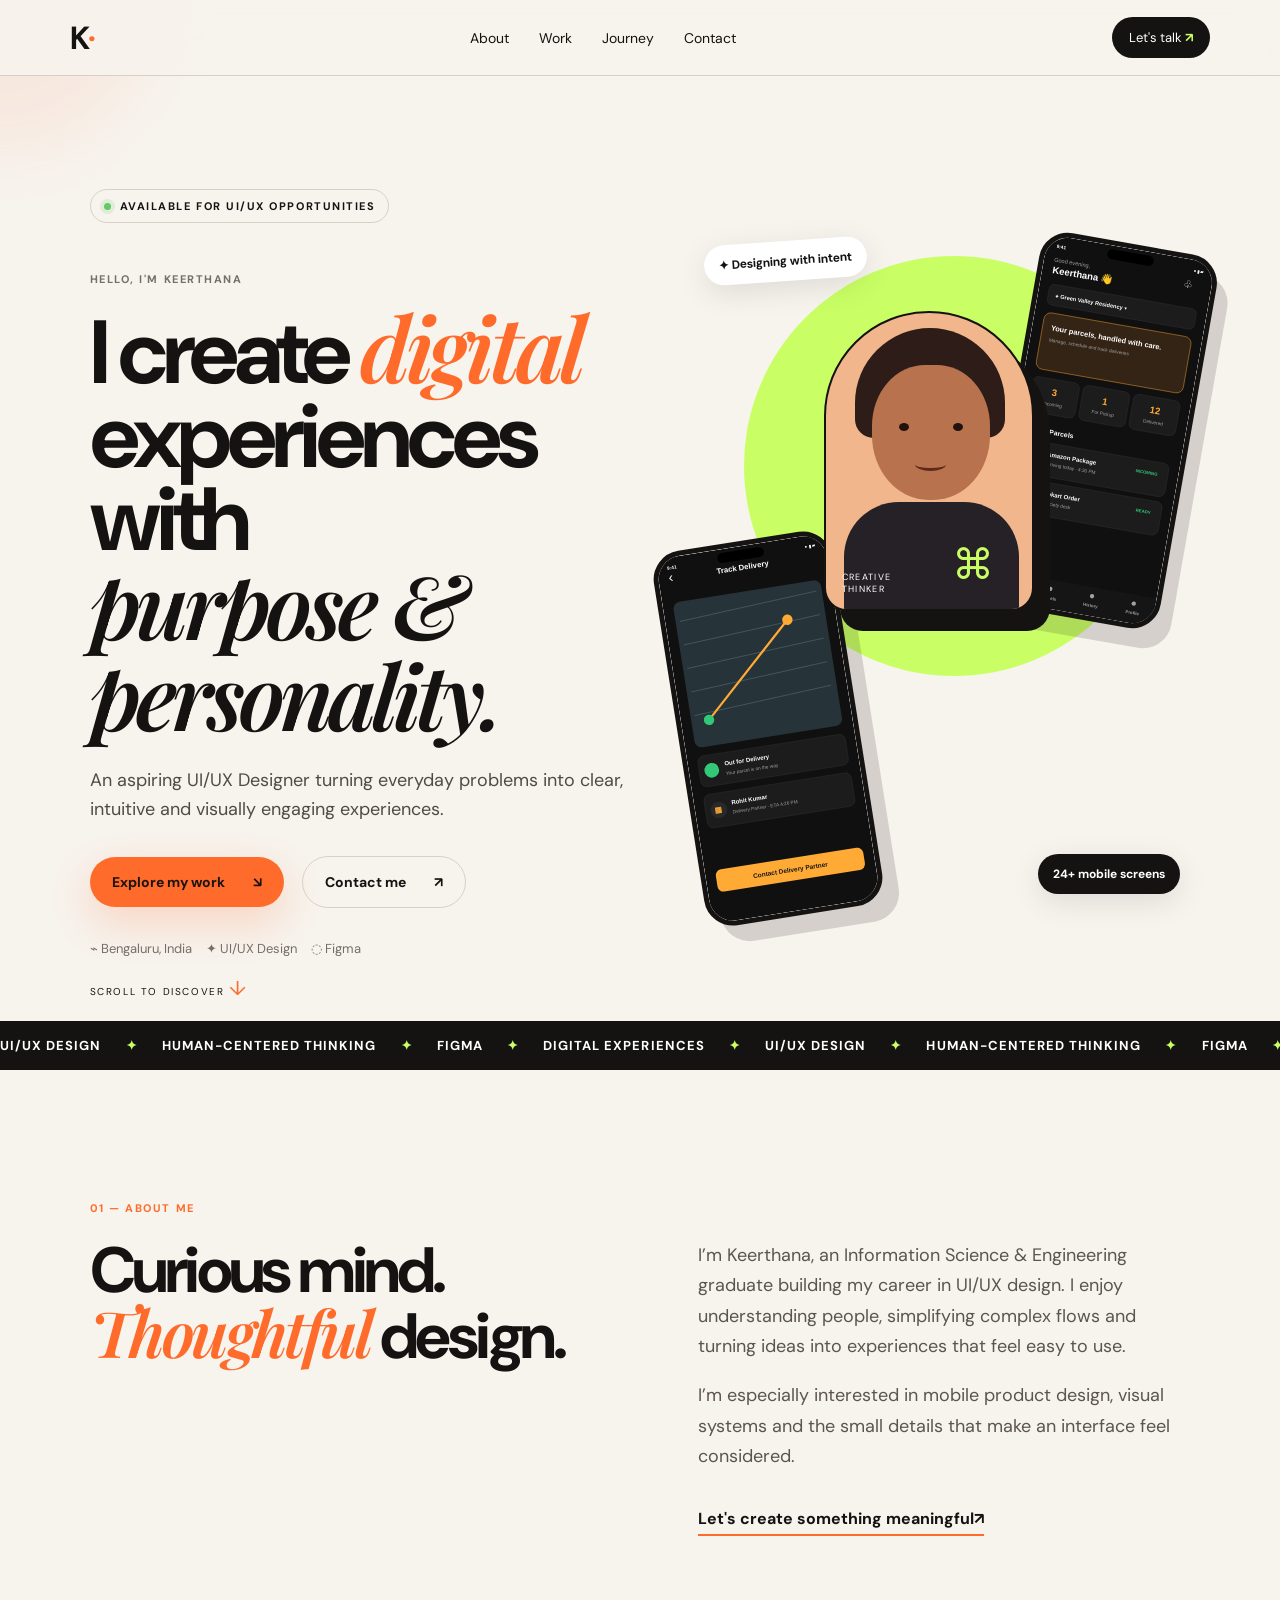
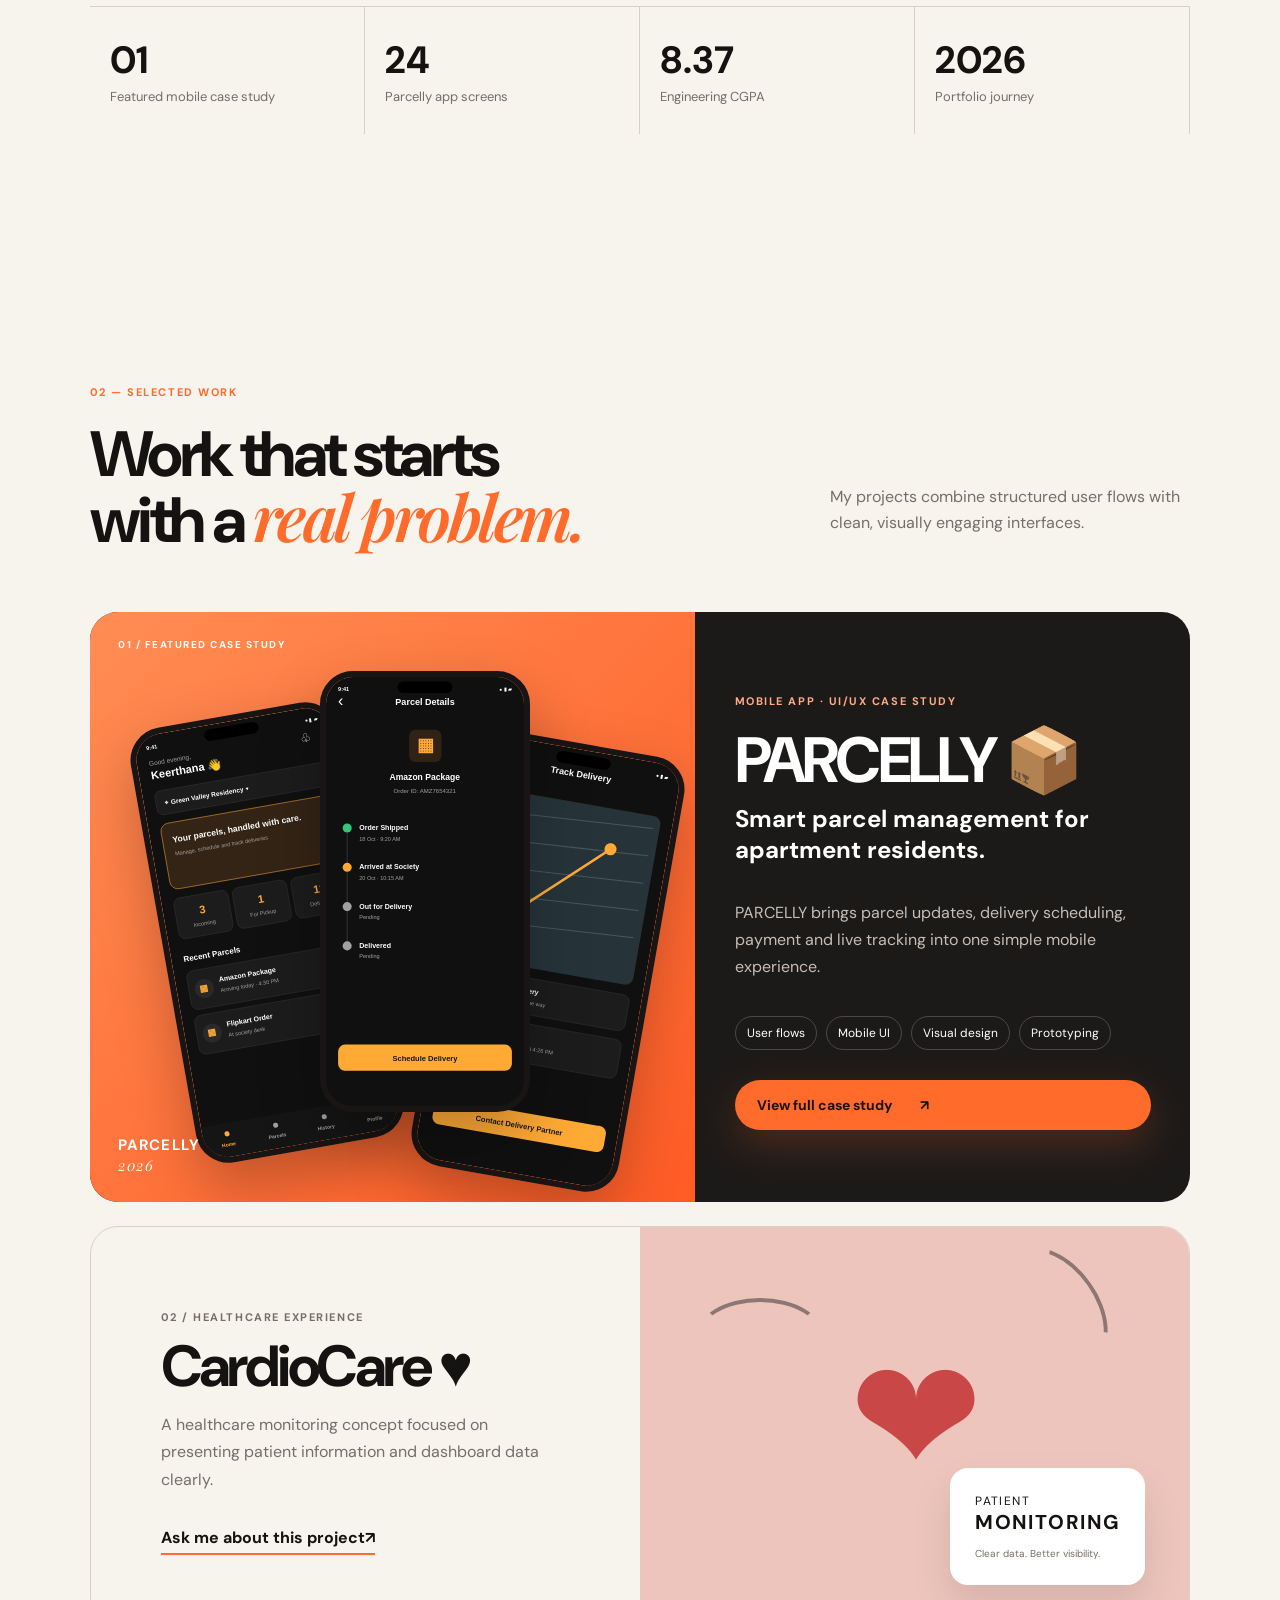
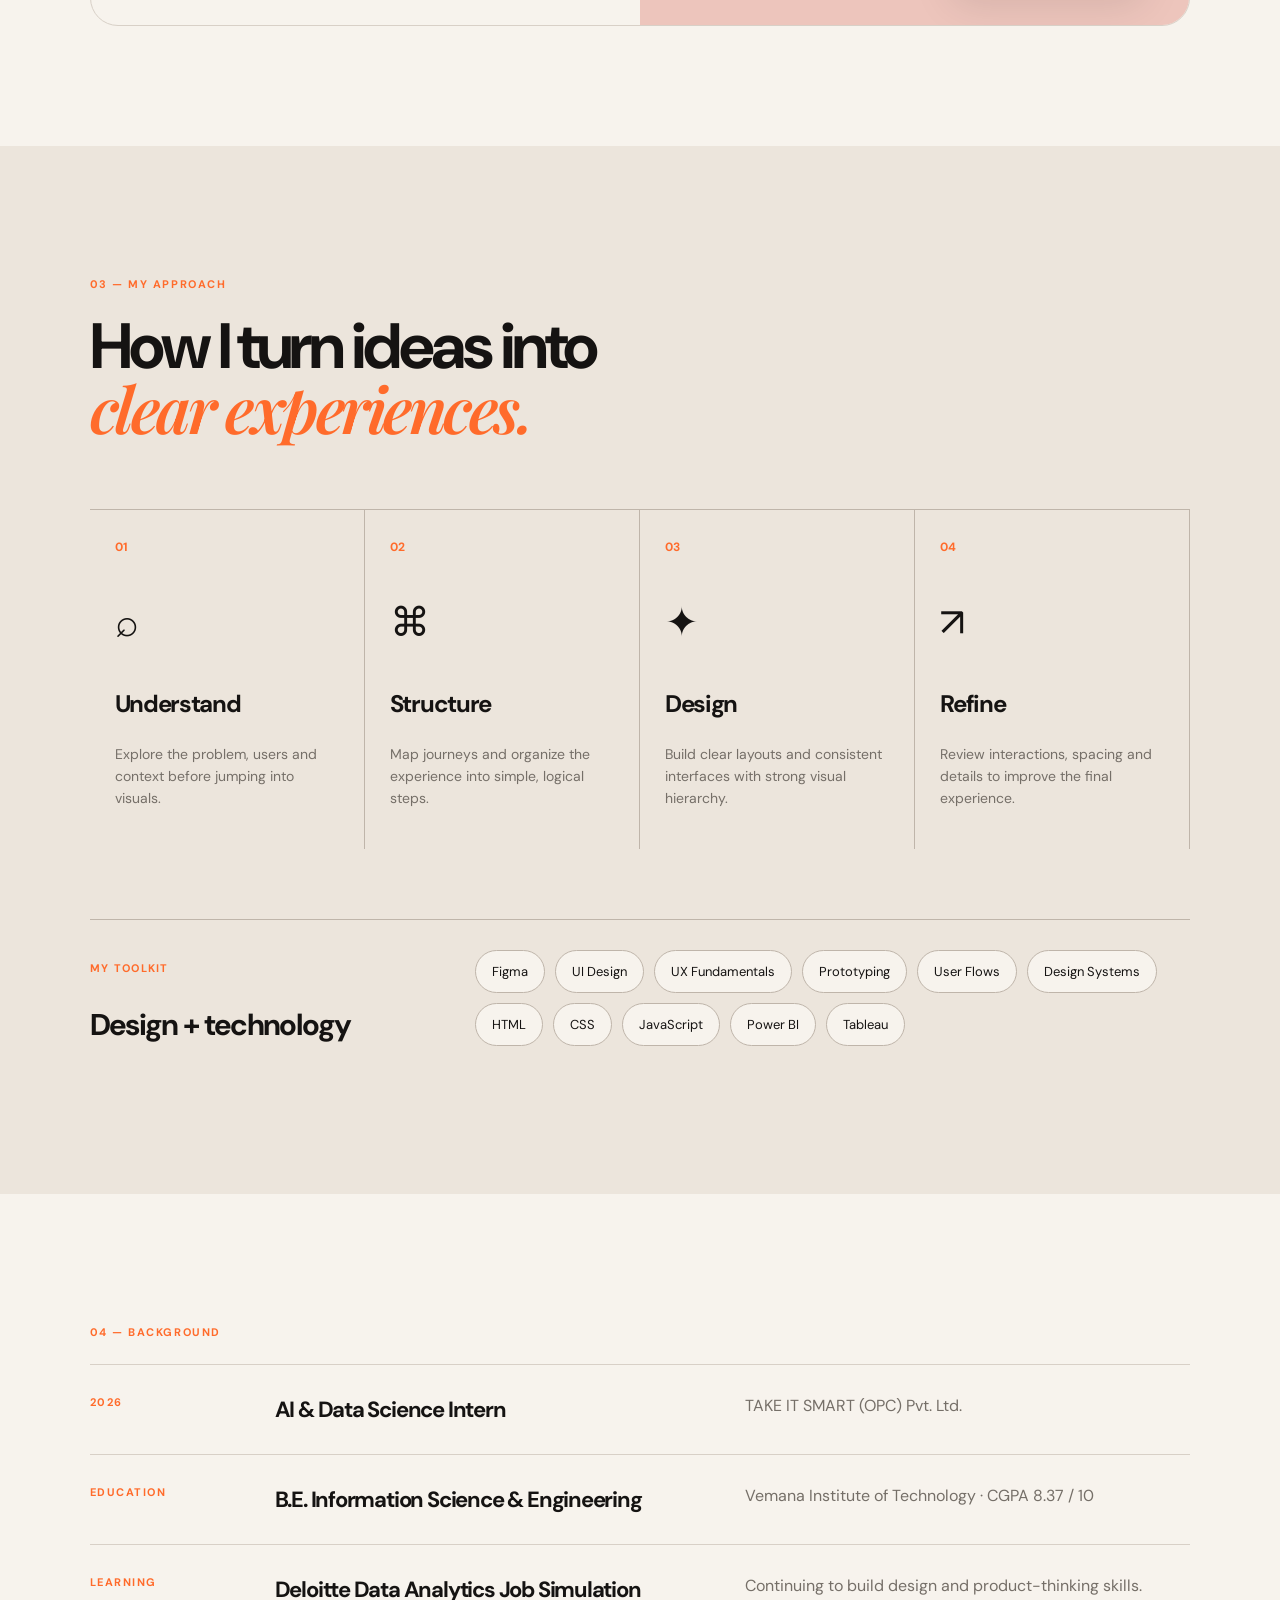
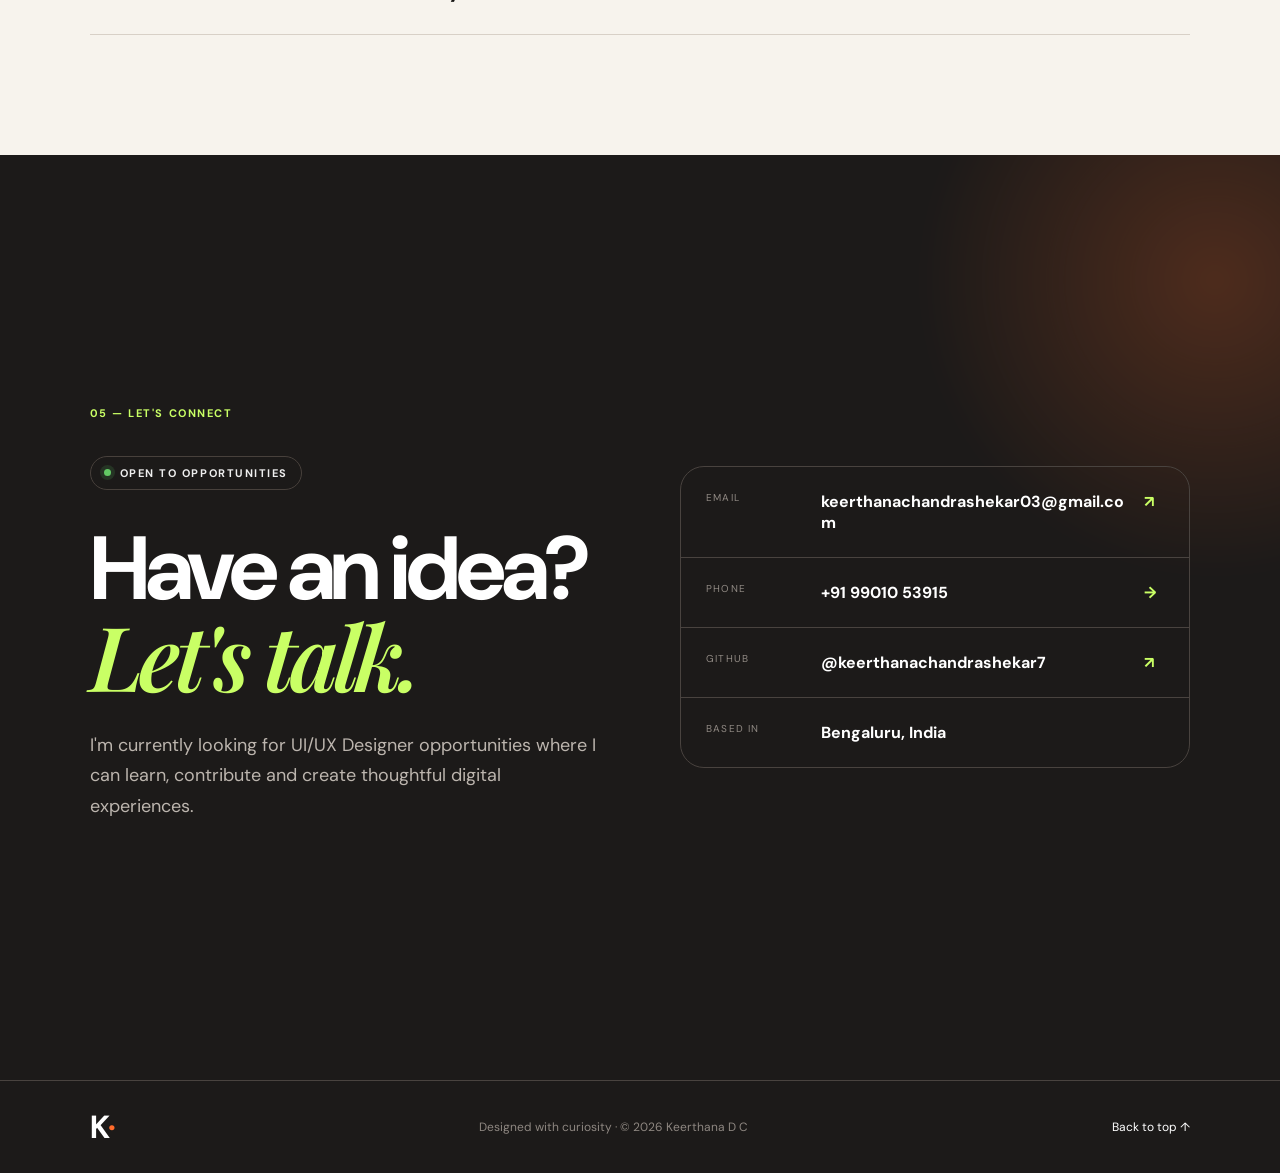
<file: index.html>
<!doctype html><html lang="en"><head><meta charset="utf-8"><meta name="viewport" content="width=device-width,initial-scale=1"><meta name="description" content="Keerthana D C — UI/UX Designer portfolio"><title>Keerthana D C — UI/UX Designer</title><link rel="preconnect" href="https://fonts.googleapis.com"><link rel="preconnect" href="https://fonts.gstatic.com" crossorigin><link href="https://fonts.googleapis.com/css2?family=DM+Sans:wght@400;500;600;700&family=Playfair+Display:ital,wght@0,600;0,700;1,600;1,700&display=swap" rel="stylesheet"><link rel="stylesheet" href="style.css"></head><body>
<div class="cursor-glow"></div>
<header><a class="logo" href="#home">K<span>·</span></a><nav><a href="#about">About</a><a href="#work">Work</a><a href="#journey">Journey</a><a href="#contact">Contact</a></nav><a class="header-cta" href="#contact">Let's talk <b>↗</b></a></header>
<main>
<section id="home" class="hero">
<div class="hero-left reveal"><p class="pill"><i></i> AVAILABLE FOR UI/UX OPPORTUNITIES</p><p class="mini">HELLO, I'M KEERTHANA</p><h1>I create <em>digital</em><br>experiences with<br><span>purpose & personality.</span></h1><p class="lede">An aspiring UI/UX Designer turning everyday problems into clear, intuitive and visually engaging experiences.</p><div class="actions"><a class="btn primary" href="#work">Explore my work <span>↘</span></a><a class="btn ghost" href="#contact">Contact me <span>↗</span></a></div><div class="hero-meta"><span>⌁ Bengaluru, India</span><span>✦ UI/UX Design</span><span>◌ Figma</span></div></div>
<div class="hero-right reveal"><div class="orb"></div><div class="avatar"><div class="hair"></div><div class="face"><b></b><b></b><i></i></div><div class="body"><span>⌘</span></div><small>CREATIVE<br>THINKER</small></div><div class="phone p1"><img src="assets/parcelly-screens/09_Home_Dashboard.svg"></div><div class="phone p2"><img src="assets/parcelly-screens/19_Live_Tracking.svg"></div><div class="note n1">✦ Designing with intent</div><div class="note n2">24+ mobile screens</div></div>
<div class="scroll">SCROLL TO DISCOVER <span>↓</span></div></section>
<div class="ticker"><div>UI/UX DESIGN <b>✦</b> HUMAN-CENTERED THINKING <b>✦</b> FIGMA <b>✦</b> DIGITAL EXPERIENCES <b>✦</b> UI/UX DESIGN <b>✦</b> HUMAN-CENTERED THINKING <b>✦</b> FIGMA <b>✦</b> DIGITAL EXPERIENCES <b>✦</b></div></div>
<section id="about" class="about wrap"><p class="eyebrow">01 — ABOUT ME</p><div class="split"><h2>Curious mind.<br><em>Thoughtful</em> design.</h2><div><p>I’m Keerthana, an Information Science & Engineering graduate building my career in UI/UX design. I enjoy understanding people, simplifying complex flows and turning ideas into experiences that feel easy to use.</p><p>I’m especially interested in mobile product design, visual systems and the small details that make an interface feel considered.</p><a class="line-link" href="#contact">Let's create something meaningful <span>↗</span></a></div></div><div class="facts"><div><strong>01</strong><span>Featured mobile case study</span></div><div><strong>24</strong><span>Parcelly app screens</span></div><div><strong>8.37</strong><span>Engineering CGPA</span></div><div><strong>2026</strong><span>Portfolio journey</span></div></div></section>
<section id="work" class="work wrap"><p class="eyebrow">02 — SELECTED WORK</p><div class="title-row"><h2>Work that starts<br>with a <em>real problem.</em></h2><p>My projects combine structured user flows with clean, visually engaging interfaces.</p></div>
<article class="featured reveal"><div class="feature-art"><span class="label">01 / FEATURED CASE STUDY</span><div class="fphone a"><img src="assets/parcelly-screens/09_Home_Dashboard.svg"></div><div class="fphone b"><img src="assets/parcelly-screens/11_Parcel_Details.svg"></div><div class="fphone c"><img src="assets/parcelly-screens/19_Live_Tracking.svg"></div><span class="feature-stamp">PARCELLY<br><i>2026</i></span></div><div class="feature-copy"><p class="project-number">MOBILE APP · UI/UX CASE STUDY</p><h3>PARCELLY <span>📦</span></h3><h4>Smart parcel management for apartment residents.</h4><p>PARCELLY brings parcel updates, delivery scheduling, payment and live tracking into one simple mobile experience.</p><div class="chips"><span>User flows</span><span>Mobile UI</span><span>Visual design</span><span>Prototyping</span></div><a class="btn primary" href="parcelly-case-study.html">View full case study <span>↗</span></a></div></article>
<article class="secondary"><div class="secondary-copy"><p class="project-number">02 / HEALTHCARE EXPERIENCE</p><h3>CardioCare <span>♥</span></h3><p>A healthcare monitoring concept focused on presenting patient information and dashboard data clearly.</p><a class="line-link" href="#contact">Ask me about this project <span>↗</span></a></div><div class="secondary-art"><div class="pulse">❤</div><div class="chart c1"></div><div class="chart c2"></div><div class="dash">PATIENT<br><b>MONITORING</b><small>Clear data. Better visibility.</small></div></div></article></section>
<section id="journey" class="journey"><div class="wrap"><p class="eyebrow">03 — MY APPROACH</p><h2>How I turn ideas into<br><em>clear experiences.</em></h2><div class="steps"><article><b>01</b><span>⌕</span><h3>Understand</h3><p>Explore the problem, users and context before jumping into visuals.</p></article><article><b>02</b><span>⌘</span><h3>Structure</h3><p>Map journeys and organize the experience into simple, logical steps.</p></article><article><b>03</b><span>✦</span><h3>Design</h3><p>Build clear layouts and consistent interfaces with strong visual hierarchy.</p></article><article><b>04</b><span>↗</span><h3>Refine</h3><p>Review interactions, spacing and details to improve the final experience.</p></article></div><div class="skills"><div><p>MY TOOLKIT</p><h3>Design + technology</h3></div><div class="skill-list"><span>Figma</span><span>UI Design</span><span>UX Fundamentals</span><span>Prototyping</span><span>User Flows</span><span>Design Systems</span><span>HTML</span><span>CSS</span><span>JavaScript</span><span>Power BI</span><span>Tableau</span></div></div></div></section>
<section class="experience wrap"><p class="eyebrow">04 — BACKGROUND</p><div class="timeline"><div><span>2026</span><h3>AI & Data Science Intern</h3><p>TAKE IT SMART (OPC) Pvt. Ltd.</p></div><div><span>EDUCATION</span><h3>B.E. Information Science & Engineering</h3><p>Vemana Institute of Technology · CGPA 8.37 / 10</p></div><div><span>LEARNING</span><h3>Deloitte Data Analytics Job Simulation</h3><p>Continuing to build design and product-thinking skills.</p></div></div></section>
<section id="contact" class="contact"><div class="contact-noise"></div><div class="wrap contact-grid"><div><p class="eyebrow light">05 — LET'S CONNECT</p><p class="pill darkpill"><i></i> OPEN TO OPPORTUNITIES</p><h2>Have an idea?<br><em>Let's talk.</em></h2><p class="contact-text">I'm currently looking for UI/UX Designer opportunities where I can learn, contribute and create thoughtful digital experiences.</p></div><div class="contact-box"><a href="mailto:keerthanachandrashekar03@gmail.com"><small>EMAIL</small><strong>keerthanachandrashekar03@gmail.com</strong><b>↗</b></a><a href="tel:+919901053915"><small>PHONE</small><strong>+91 99010 53915</strong><b>→</b></a><a href="https://github.com/keerthanachandrashekar7" target="_blank"><small>GITHUB</small><strong>@keerthanachandrashekar7</strong><b>↗</b></a><div class="location"><small>BASED IN</small><strong>Bengaluru, India</strong></div></div></div></section>
</main><footer><a class="logo" href="#home">K<span>·</span></a><p>Designed with curiosity · © 2026 Keerthana D C</p><a href="#home">Back to top ↑</a></footer><script src="script.js"></script></body></html>
</file>
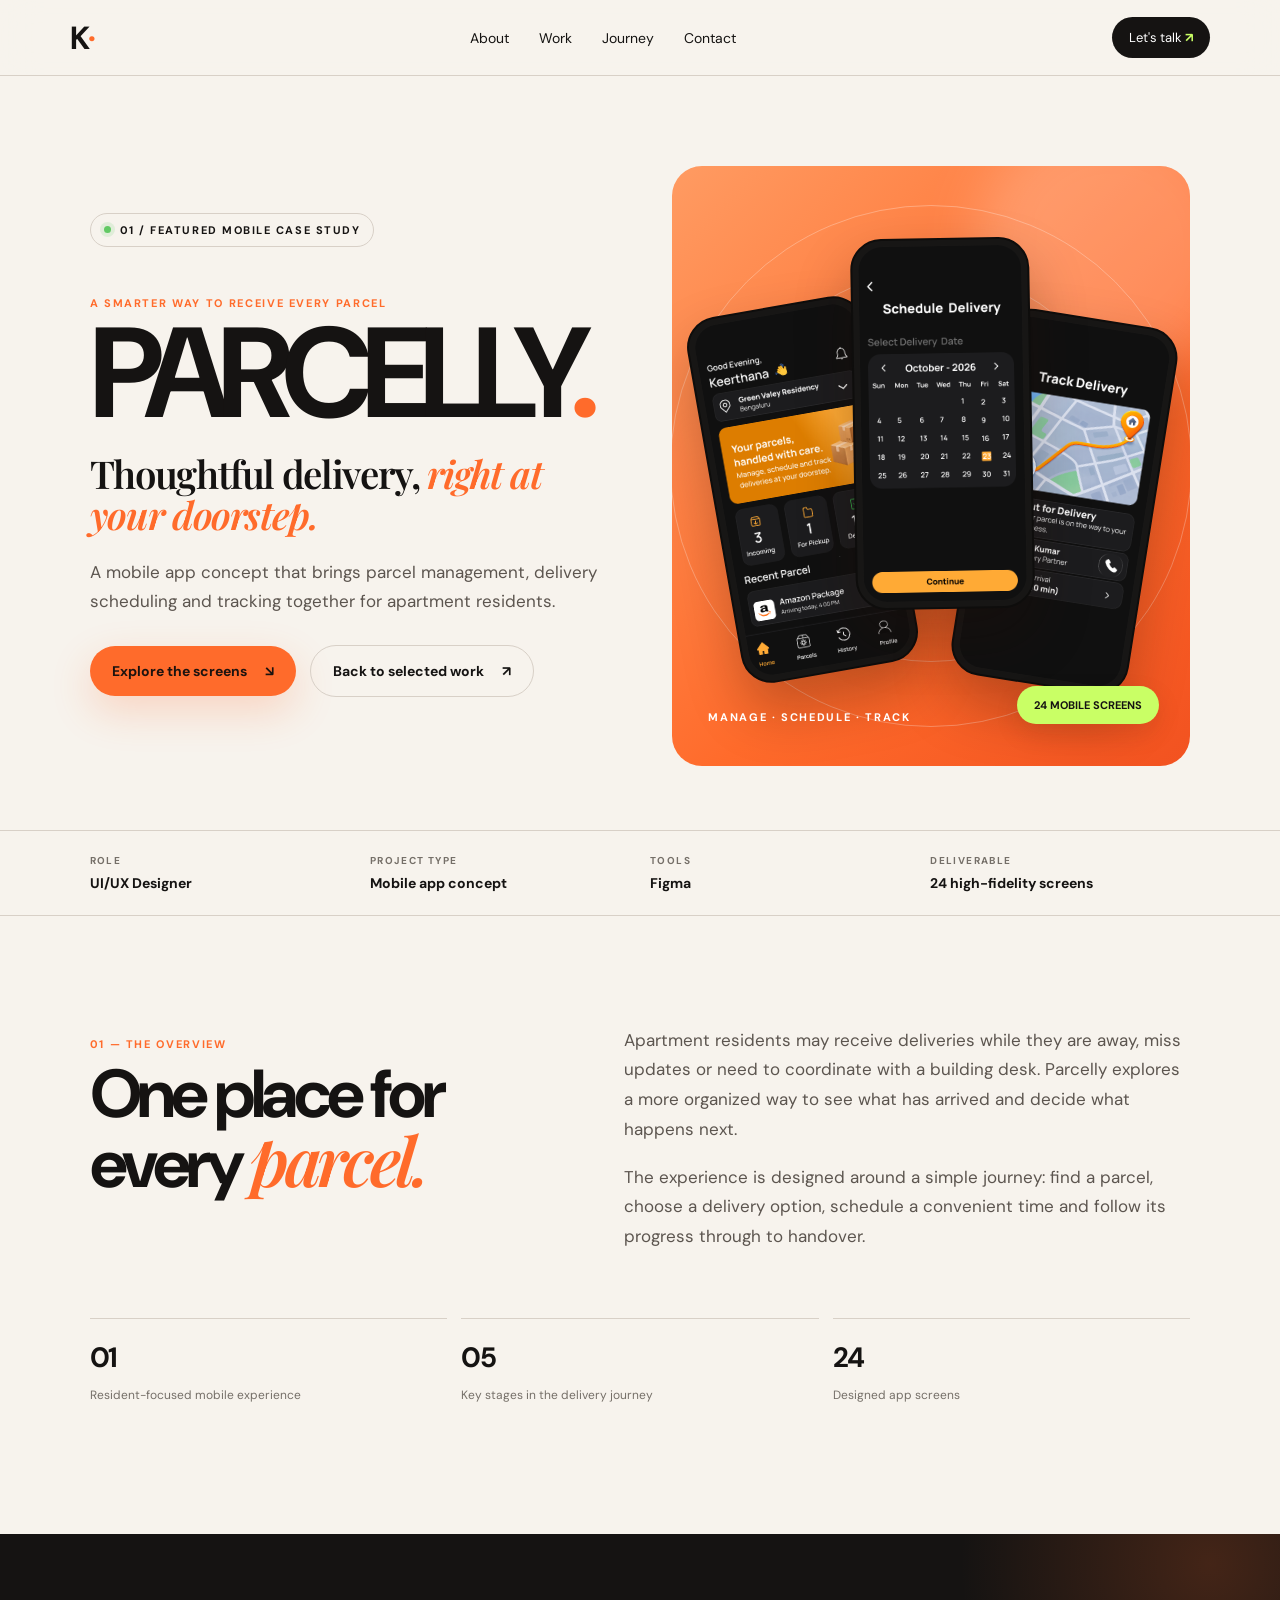
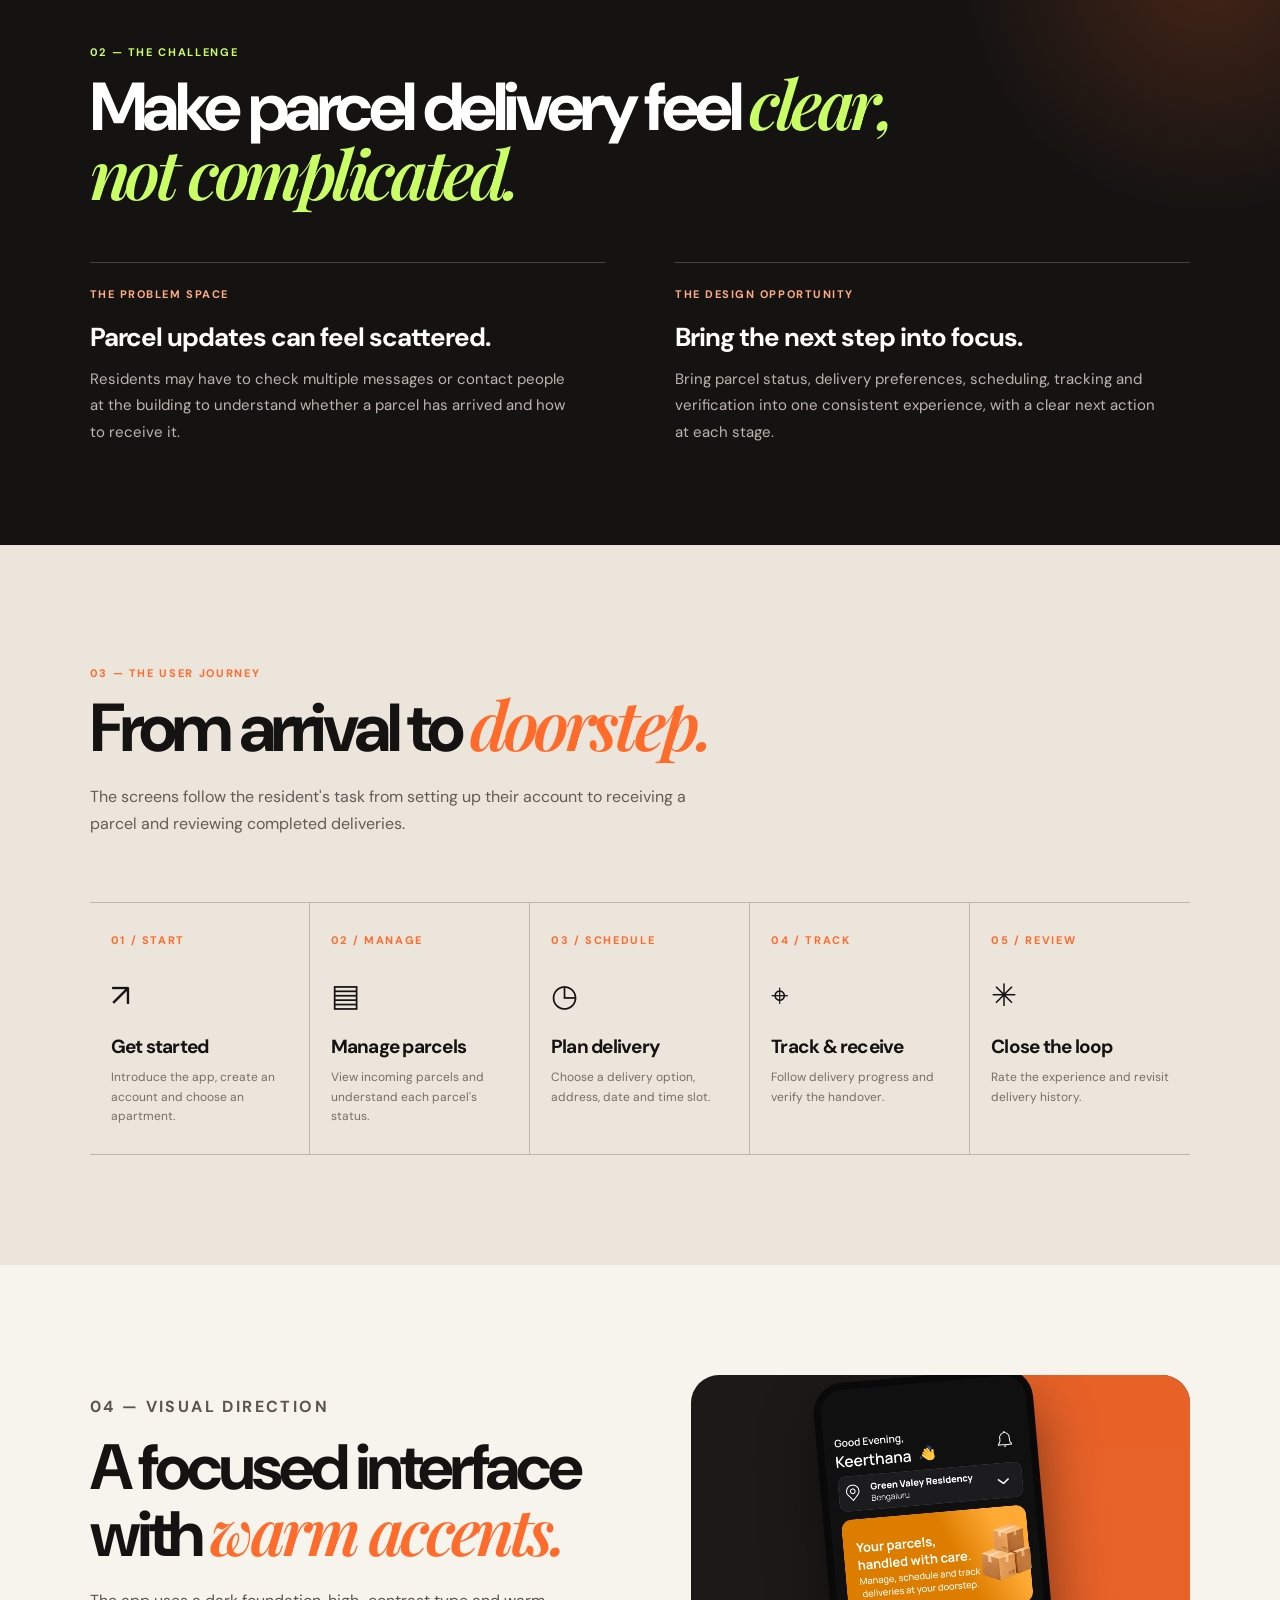
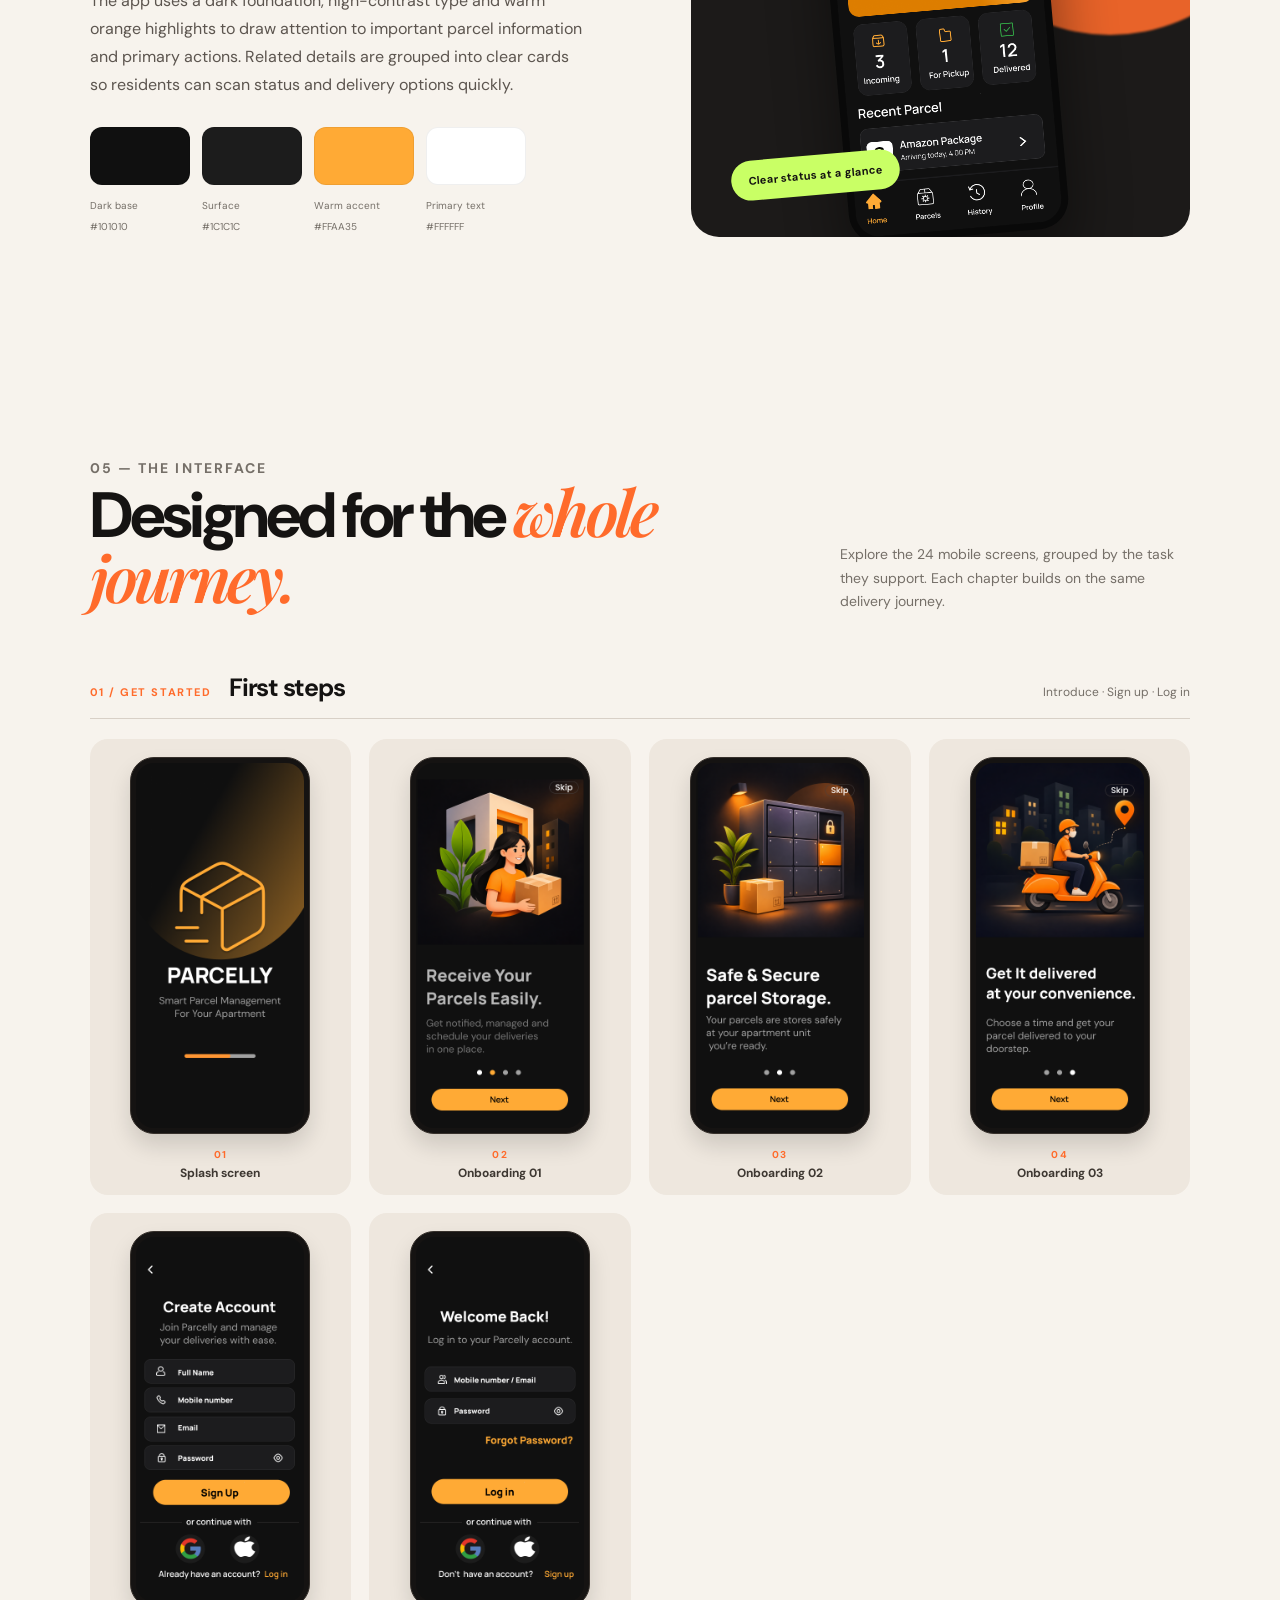
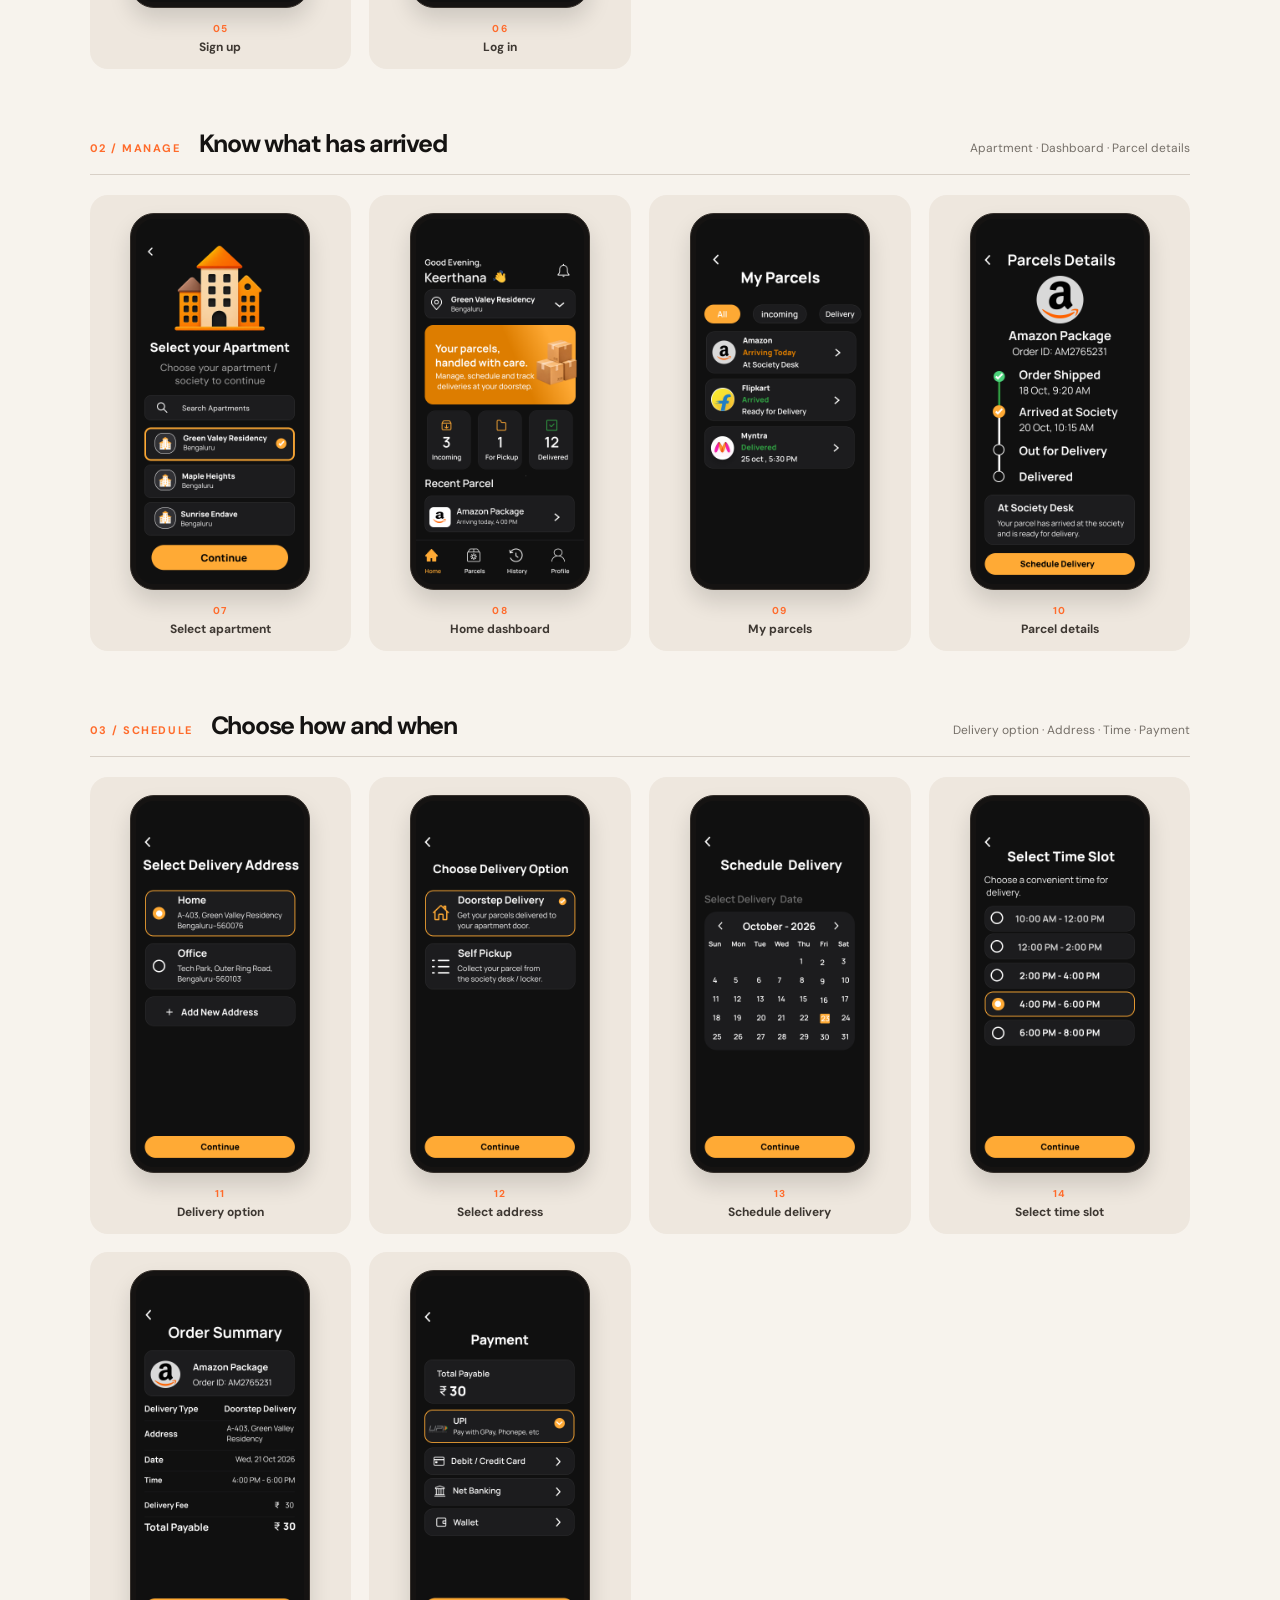
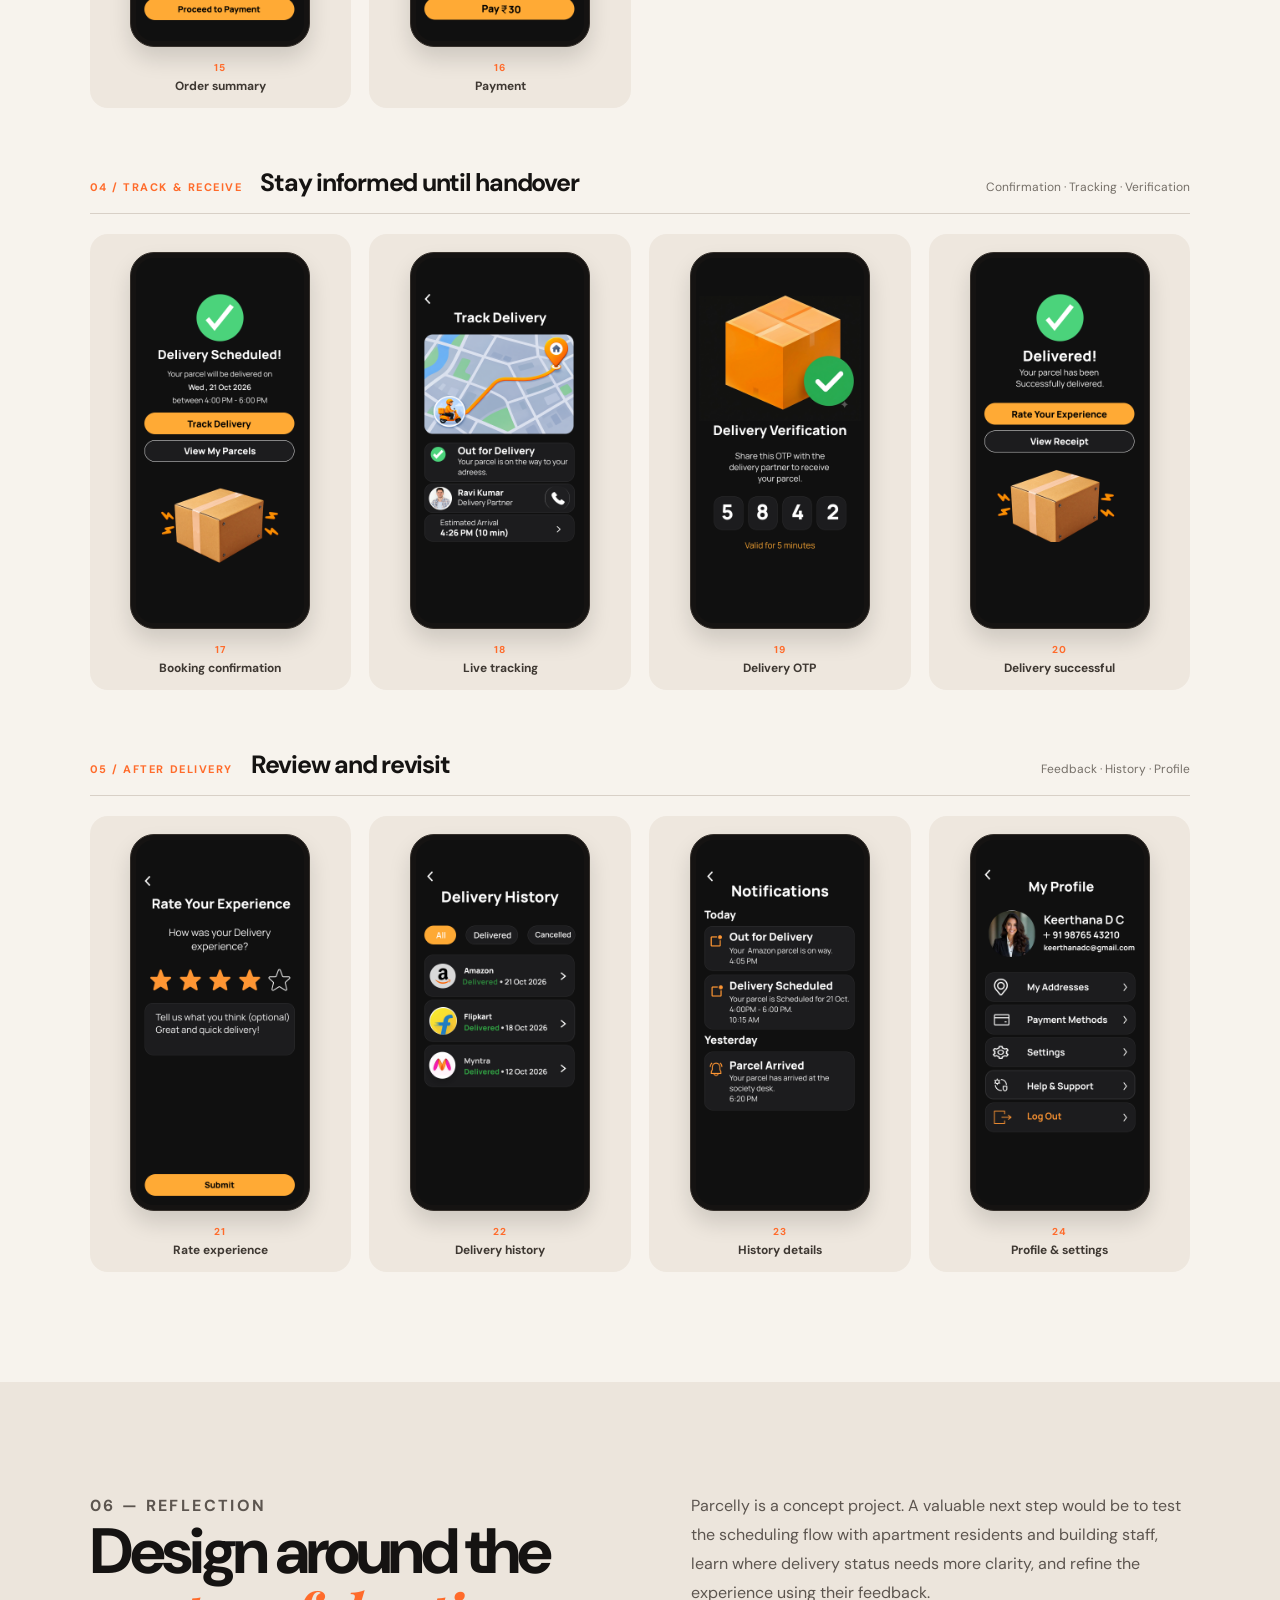
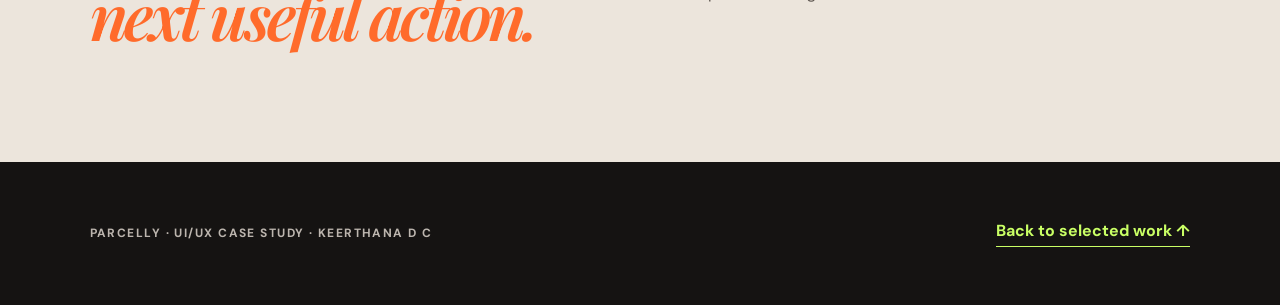
<file: parcelly-case-study.html>
<!doctype html>
<html lang="en">
<head>
  <meta charset="utf-8">
  <meta name="viewport" content="width=device-width, initial-scale=1">
  <meta name="description" content="PARCELLY — a smart parcel management mobile app case study by Keerthana D C.">
  <title>PARCELLY — Case Study | Keerthana D C</title>
  <link rel="preconnect" href="https://fonts.googleapis.com">
  <link rel="preconnect" href="https://fonts.gstatic.com" crossorigin>
  <link href="https://fonts.googleapis.com/css2?family=DM+Sans:wght@400;500;600;700&family=Playfair+Display:ital,wght@0,600;0,700;1,600;1,700&display=swap" rel="stylesheet">
  <link rel="stylesheet" href="style.css">
  <style>
    /* Parcelly case study — deliberately uses the same paper / ink / orange visual language as the main portfolio. */
    :root{--case-paper:#f7f3ed;--case-ink:#151312;--case-orange:#ff6b2b;--case-lime:#c9ff65;--case-muted:#756f68;--case-line:#d8d0c7}
    body{background:var(--case-paper);color:var(--case-ink)}
    .case-hero{padding:7vw 7vw 5vw;display:grid;grid-template-columns:1fr 1fr;gap:5vw;align-items:center;overflow:hidden}
    .case-hero-copy{position:relative;z-index:2}
    .case-kicker,.case-eyebrow{font-size:11px;letter-spacing:.15em;font-weight:700;color:var(--case-orange)}
    .case-kicker{margin:38px 0 12px}
    .case-hero h1{font-size:clamp(68px,10vw,150px);line-height:.82;letter-spacing:-.085em;margin:12px 0 26px;font-weight:700}
    .case-hero h1 span{color:var(--case-orange)}
    .case-hero h2{font:600 clamp(26px,3vw,43px)/1.08 'Playfair Display',serif;letter-spacing:-.035em;margin:0 0 22px;max-width:620px}
    .case-hero h2 em{color:var(--case-orange)}
    .case-intro{font-size:17px;line-height:1.7;color:#5c554f;max-width:560px;margin:0}
    .case-actions{display:flex;align-items:center;gap:14px;flex-wrap:wrap;margin:30px 0 32px}
    .case-actions .btn{gap:18px}
    .case-actions .primary{background:var(--case-orange)}
    .case-actions .ghost{background:transparent}
    .case-visual{position:relative;min-height:600px;border-radius:30px;background:linear-gradient(135deg,#ff9b62 0%,#ff6b2b 58%,#f25220 100%);overflow:hidden;isolation:isolate}
    .case-visual:before,.case-visual:after{content:"";position:absolute;border:1px solid rgba(255,255,255,.28);border-radius:50%;width:520px;height:520px;left:50%;top:50%;transform:translate(-50%,-50%);z-index:-1}
    .case-visual:after{width:390px;height:390px}
    .case-glow{position:absolute;width:270px;height:270px;border-radius:50%;background:rgba(255,255,255,.22);filter:blur(28px);right:-55px;top:-55px}
    .case-device{position:absolute;width:clamp(130px,14vw,190px);padding:6px;background:#171615;border:2px solid #0e0d0c;border-radius:31px;box-shadow:0 28px 55px rgba(35,16,8,.28);overflow:hidden}
    .case-device img{width:100%;display:block;border-radius:24px}
    .case-device.one{left:8%;top:23%;transform:rotate(-10deg);animation:caseFloatA 6s ease-in-out infinite}
    .case-device.two{left:35%;top:12%;z-index:2;transform:rotate(-1deg);animation:caseFloatB 6.5s ease-in-out infinite}
    .case-device.three{right:7%;top:25%;transform:rotate(9deg);animation:caseFloatC 7s ease-in-out infinite}
    .visual-label{position:absolute;left:7%;bottom:7%;font-size:11px;letter-spacing:.15em;font-weight:700;color:white}
    .visual-badge{position:absolute;right:6%;bottom:7%;padding:12px 17px;background:var(--case-lime);border-radius:999px;color:var(--case-ink);font-size:11px;font-weight:700;box-shadow:0 10px 25px #58200e22}
    .case-meta{padding:23px 7vw;border-top:1px solid var(--case-line);border-bottom:1px solid var(--case-line);display:grid;grid-template-columns:repeat(4,1fr);gap:20px}
    .case-meta div{display:flex;flex-direction:column;gap:7px}
    .case-meta small{font-size:10px;letter-spacing:.14em;color:var(--case-muted);font-weight:700}
    .case-meta strong{font-size:14px;font-weight:700}
    .case-wrap{padding:110px 7vw}
    .case-heading-row{display:grid;grid-template-columns:.85fr 1.15fr;gap:9vw;align-items:start}
    .case-heading-row h2,.case-dark h2,.journey-title{font-size:clamp(42px,5.3vw,78px);line-height:.96;letter-spacing:-.065em;margin:0}
    .case-heading-row h2 em,.journey-title em{font-family:'Playfair Display',serif;color:var(--case-orange);font-weight:600}
    .case-copy p{font-size:17px;line-height:1.75;color:#5c554f;margin:0 0 18px}
    .case-facts{display:grid;grid-template-columns:repeat(3,1fr);gap:14px;margin-top:48px}
    .case-fact{border-top:1px solid var(--case-line);padding:20px 0}
    .case-fact b{display:block;font-size:28px;letter-spacing:-.05em;margin-bottom:7px}
    .case-fact span{font-size:12px;color:var(--case-muted)}
    .case-dark{background:var(--case-ink);color:white;padding:100px 7vw;position:relative;overflow:hidden}
    .case-dark:after{content:"";position:absolute;width:520px;height:520px;border-radius:50%;background:radial-gradient(circle,rgba(255,107,43,.2),transparent 68%);right:-190px;top:-230px;pointer-events:none}
    .case-dark .case-eyebrow{color:var(--case-lime)}
    .case-dark h2{max-width:900px;margin:0 0 52px}
    .case-dark h2 em{font-family:'Playfair Display',serif;color:var(--case-lime);font-weight:600}
    .challenge-grid{display:grid;grid-template-columns:1fr 1fr;gap:70px;position:relative;z-index:1}
    .challenge-grid article{border-top:1px solid #48413c;padding-top:24px}
    .challenge-grid b{display:block;color:#ffab84;font-size:11px;letter-spacing:.14em;margin-bottom:19px}
    .challenge-grid h3{font-size:26px;margin:0 0 12px;letter-spacing:-.04em}
    .challenge-grid p{max-width:480px;color:#bcb5ae;line-height:1.75;margin:0;font-size:15px}
    .journey-block{background:#ece5dc}
    .journey-title{max-width:820px;margin-bottom:22px}
    .journey-lede{color:#635c55;max-width:620px;line-height:1.7;font-size:16px}
    .journey-steps{display:grid;grid-template-columns:repeat(5,1fr);margin-top:65px;border-top:1px solid #bfb5aa;border-bottom:1px solid #bfb5aa}
    .journey-step{padding:25px 21px 28px;border-right:1px solid #bfb5aa;min-height:220px}
    .journey-step:last-child{border-right:0}
    .journey-step .num{font-size:11px;color:var(--case-orange);font-weight:700;letter-spacing:.15em}
    .journey-step .symbol{display:block;font-size:31px;margin:26px 0 18px}
    .journey-step h3{font-size:19px;margin:0 0 9px;letter-spacing:-.04em}
    .journey-step p{font-size:12px;line-height:1.6;color:#756f68;margin:0}
    .design-row{display:grid;grid-template-columns:1fr 1fr;gap:8vw;align-items:center}
    .design-copy h2{font-size:clamp(42px,5vw,70px);line-height:.98;letter-spacing:-.06em;margin:0 0 20px}
    .design-copy h2 em{font-family:'Playfair Display',serif;color:var(--case-orange)}
    .design-copy p{color:#5c554f;font-size:16px;line-height:1.75;max-width:560px}
    .palette{display:flex;gap:12px;flex-wrap:wrap;margin-top:28px}
    .palette-item{width:100px}
    .palette-item i{display:block;height:58px;border-radius:12px;border:1px solid #00000010;margin-bottom:8px}
    .palette-item small{font-size:10px;line-height:1.4;color:#756f68}
    .design-preview{min-height:460px;border-radius:28px;background:#1c1a19;display:flex;align-items:center;justify-content:center;position:relative;overflow:hidden}
    .design-preview:before{content:"";position:absolute;width:360px;height:360px;border-radius:50%;background:var(--case-orange);filter:blur(1px);opacity:.9;right:-100px;top:-100px}
    .preview-phone{position:relative;width:min(48%,220px);padding:7px;background:#090909;border-radius:30px;z-index:1;box-shadow:0 30px 60px #0007;transform:rotate(-5deg)}
    .preview-phone img{display:block;width:100%;border-radius:23px}
    .preview-note{position:absolute;left:8%;bottom:9%;z-index:2;background:var(--case-lime);color:var(--case-ink);padding:13px 17px;border-radius:999px;font-size:11px;font-weight:700;transform:rotate(-5deg)}
    .gallery-intro{display:flex;justify-content:space-between;align-items:end;gap:40px;margin-bottom:50px}
    .gallery-intro h2{font-size:clamp(42px,5vw,74px);line-height:.96;letter-spacing:-.06em;margin:0}
    .gallery-intro h2 em{font-family:'Playfair Display',serif;color:var(--case-orange)}
    .gallery-intro p{max-width:350px;line-height:1.65;color:var(--case-muted);font-size:14px;margin:0}
    .screen-chapter{margin-top:58px}
    .chapter-head{display:flex;align-items:baseline;gap:18px;border-bottom:1px solid var(--case-line);padding-bottom:14px;margin-bottom:20px}
    .chapter-head span{font-size:11px;color:var(--case-orange);letter-spacing:.14em;font-weight:700}
    .chapter-head h3{font-size:25px;margin:0;letter-spacing:-.05em}
    .chapter-head p{margin:0 0 0 auto;color:var(--case-muted);font-size:12px}
    .screen-grid{display:grid;grid-template-columns:repeat(4,minmax(0,1fr));gap:18px}
    .screen-card{margin:0;background:#eee7de;border-radius:18px;padding:18px 14px 14px;display:flex;flex-direction:column;align-items:center;transition:transform .3s,box-shadow .3s}
    .screen-card:hover{transform:translateY(-7px);box-shadow:0 18px 35px #23150e18}
    .screen-card .device{width:min(100%,180px);padding:5px;background:#151312;border:1px solid #37312c;border-radius:24px;box-shadow:0 12px 22px #0002;overflow:hidden}
    .screen-card img{display:block;width:100%;height:auto;border-radius:18px}
    .screen-card figcaption{font-size:12px;font-weight:700;text-align:center;margin-top:14px;color:#3e3832}
    .screen-card .index{display:block;font-size:10px;color:var(--case-orange);letter-spacing:.13em;margin-bottom:4px}
    .reflection{background:#ece5dc}
    .reflection-grid{display:grid;grid-template-columns:1fr 1fr;gap:8vw;align-items:start}
    .reflection-grid h2{font-size:clamp(40px,5vw,68px);line-height:.98;letter-spacing:-.06em;margin:0}
    .reflection-grid h2 em{font-family:'Playfair Display',serif;color:var(--case-orange)}
    .reflection-grid p{font-size:16px;line-height:1.8;color:#5c554f;margin:0}
    .case-end{background:var(--case-ink);color:white;padding:58px 7vw;display:flex;justify-content:space-between;align-items:center;gap:30px}
    .case-end p{margin:0;color:#bcb5ae;font-size:12px;letter-spacing:.12em;font-weight:700}
    .case-end a{color:var(--case-lime);font-weight:700;text-decoration:none;border-bottom:1px solid var(--case-lime);padding-bottom:5px}
    .case-reveal{opacity:0;transform:translateY(24px);transition:opacity .7s ease,transform .7s ease}
    .case-reveal.in{opacity:1;transform:none}
    @keyframes caseFloatA{50%{transform:translateY(-14px) rotate(-7deg)}}
    @keyframes caseFloatB{50%{transform:translateY(12px) rotate(2deg)}}
    @keyframes caseFloatC{50%{transform:translateY(-10px) rotate(7deg)}}
    @media(max-width:1000px){.case-hero{grid-template-columns:1fr}.case-visual{min-height:560px}.case-hero-copy{max-width:850px}.journey-steps{grid-template-columns:repeat(3,1fr)}.journey-step:nth-child(3){border-right:0}.journey-step:nth-child(n+4){border-top:1px solid #bfb5aa}.screen-grid{grid-template-columns:repeat(3,minmax(0,1fr))}}
    @media(max-width:720px){.case-hero{padding:65px 6vw 45px}.case-hero h1{font-size:clamp(66px,17vw,110px)}.case-visual{min-height:440px}.case-device{width:clamp(108px,25vw,160px)}.case-meta{padding:20px 6vw;grid-template-columns:repeat(2,1fr)}.case-wrap{padding:80px 6vw}.case-heading-row,.design-row,.reflection-grid{grid-template-columns:1fr;gap:35px}.case-dark{padding:80px 6vw}.challenge-grid{grid-template-columns:1fr;gap:35px}.journey-steps{grid-template-columns:1fr 1fr}.journey-step,.journey-step:nth-child(3){border-right:1px solid #bfb5aa}.journey-step:nth-child(even){border-right:0}.journey-step:nth-child(n+3){border-top:1px solid #bfb5aa}.gallery-intro{display:block}.gallery-intro p{margin-top:20px}.screen-grid{grid-template-columns:repeat(2,minmax(0,1fr));gap:12px}.screen-card{padding:12px 8px}.screen-card .device{width:min(100%,160px)}.chapter-head{flex-wrap:wrap;gap:10px}.chapter-head p{width:100%;margin:0}.case-end{padding:42px 6vw;display:grid}}
    @media(max-width:420px){.case-visual{min-height:390px}.case-device.one{left:3%;top:24%}.case-device.two{left:34%;top:14%}.case-device.three{right:2%;top:25%}.visual-label{left:5%;bottom:5%;font-size:9px}.visual-badge{right:4%;bottom:4%;font-size:9px;padding:10px 12px}.case-meta{gap:15px}.case-meta strong{font-size:12px}.journey-steps{grid-template-columns:1fr}.journey-step,.journey-step:nth-child(3),.journey-step:nth-child(even){border-right:0}.journey-step:nth-child(n+2){border-top:1px solid #bfb5aa}.screen-grid{grid-template-columns:1fr 1fr}.screen-card .device{width:min(100%,140px)}}
    @media(prefers-reduced-motion:reduce){.case-device,.case-reveal{animation:none!important;transition:none!important}.case-reveal{opacity:1;transform:none}}
  </style>
</head>
<body>
  <header>
    <a class="logo" href="index.html">K<span>·</span></a>
    <nav><a href="index.html#about">About</a><a href="index.html#work">Work</a><a href="index.html#journey">Journey</a><a href="index.html#contact">Contact</a></nav>
    <a class="header-cta" href="index.html#contact">Let's talk <b>↗</b></a>
  </header>

  <main>
    <section class="case-hero">
      <div class="case-hero-copy">
        <p class="pill"><i></i> 01 / FEATURED MOBILE CASE STUDY</p>
        <p class="case-kicker">A SMARTER WAY TO RECEIVE EVERY PARCEL</p>
        <h1>PARCELLY<span>.</span></h1>
        <h2>Thoughtful delivery, <em>right at your doorstep.</em></h2>
        <p class="case-intro">A mobile app concept that brings parcel management, delivery scheduling and tracking together for apartment residents.</p>
        <div class="case-actions">
          <a class="btn primary" href="#screens">Explore the screens <span>↘</span></a>
          <a class="btn ghost" href="index.html#work">Back to selected work <span>↗</span></a>
        </div>
      </div>
      <div class="case-visual" aria-label="Parcelly mobile app screen previews">
        <div class="case-glow"></div>
        <div class="case-device one"><img src="assets/parcelly-screens/Home dashboard.png" alt="Parcelly home dashboard screen"></div>
        <div class="case-device two"><img src="assets/parcelly-screens/Schedule Delivery.png" alt="Parcelly schedule delivery screen"></div>
        <div class="case-device three"><img src="assets/parcelly-screens/Live Tracking.png" alt="Parcelly live tracking screen"></div>
        <span class="visual-label">MANAGE · SCHEDULE · TRACK</span>
        <span class="visual-badge">24 MOBILE SCREENS</span>
      </div>
    </section>

    <section class="case-meta" aria-label="Project details">
      <div><small>ROLE</small><strong>UI/UX Designer</strong></div>
      <div><small>PROJECT TYPE</small><strong>Mobile app concept</strong></div>
      <div><small>TOOLS</small><strong>Figma</strong></div>
      <div><small>DELIVERABLE</small><strong>24 high-fidelity screens</strong></div>
    </section>

    <section class="case-wrap case-reveal">
      <div class="case-heading-row">
        <div><p class="case-eyebrow">01 — THE OVERVIEW</p><h2>One place for every <em>parcel.</em></h2></div>
        <div class="case-copy">
          <p>Apartment residents may receive deliveries while they are away, miss updates or need to coordinate with a building desk. Parcelly explores a more organized way to see what has arrived and decide what happens next.</p>
          <p>The experience is designed around a simple journey: find a parcel, choose a delivery option, schedule a convenient time and follow its progress through to handover.</p>
        </div>
      </div>
      <div class="case-facts">
        <div class="case-fact"><b>01</b><span>Resident-focused mobile experience</span></div>
        <div class="case-fact"><b>05</b><span>Key stages in the delivery journey</span></div>
        <div class="case-fact"><b>24</b><span>Designed app screens</span></div>
      </div>
    </section>

    <section class="case-dark case-reveal">
      <p class="case-eyebrow">02 — THE CHALLENGE</p>
      <h2>Make parcel delivery feel <em>clear, not complicated.</em></h2>
      <div class="challenge-grid">
        <article><b>THE PROBLEM SPACE</b><h3>Parcel updates can feel scattered.</h3><p>Residents may have to check multiple messages or contact people at the building to understand whether a parcel has arrived and how to receive it.</p></article>
        <article><b>THE DESIGN OPPORTUNITY</b><h3>Bring the next step into focus.</h3><p>Bring parcel status, delivery preferences, scheduling, tracking and verification into one consistent experience, with a clear next action at each stage.</p></article>
      </div>
    </section>

    <section class="case-wrap journey-block case-reveal">
      <p class="case-eyebrow">03 — THE USER JOURNEY</p>
      <h2 class="journey-title">From arrival to <em>doorstep.</em></h2>
      <p class="journey-lede">The screens follow the resident's task from setting up their account to receiving a parcel and reviewing completed deliveries.</p>
      <div class="journey-steps">
        <article class="journey-step"><span class="num">01 / START</span><span class="symbol">↗</span><h3>Get started</h3><p>Introduce the app, create an account and choose an apartment.</p></article>
        <article class="journey-step"><span class="num">02 / MANAGE</span><span class="symbol">▤</span><h3>Manage parcels</h3><p>View incoming parcels and understand each parcel's status.</p></article>
        <article class="journey-step"><span class="num">03 / SCHEDULE</span><span class="symbol">◷</span><h3>Plan delivery</h3><p>Choose a delivery option, address, date and time slot.</p></article>
        <article class="journey-step"><span class="num">04 / TRACK</span><span class="symbol">⌖</span><h3>Track & receive</h3><p>Follow delivery progress and verify the handover.</p></article>
        <article class="journey-step"><span class="num">05 / REVIEW</span><span class="symbol">✳</span><h3>Close the loop</h3><p>Rate the experience and revisit delivery history.</p></article>
      </div>
    </section>

    <section class="case-wrap case-reveal">
      <div class="design-row">
        <div class="design-copy">
          <p class="case-eyebrow">04 — VISUAL DIRECTION</p>
          <h2>A focused interface with <em>warm accents.</em></h2>
          <p>The app uses a dark foundation, high-contrast type and warm orange highlights to draw attention to important parcel information and primary actions. Related details are grouped into clear cards so residents can scan status and delivery options quickly.</p>
          <div class="palette" aria-label="Parcelly color palette">
            <div class="palette-item"><i style="background:#101010"></i><small>Dark base<br>#101010</small></div>
            <div class="palette-item"><i style="background:#1c1c1c"></i><small>Surface<br>#1C1C1C</small></div>
            <div class="palette-item"><i style="background:#ffaa35"></i><small>Warm accent<br>#FFAA35</small></div>
            <div class="palette-item"><i style="background:#ffffff"></i><small>Primary text<br>#FFFFFF</small></div>
          </div>
        </div>
        <div class="design-preview"><div class="preview-phone"><img src="assets/parcelly-screens/Home dashboard.png" alt="Parcelly home screen showing parcel cards and delivery status"></div><span class="preview-note">Clear status at a glance</span></div>
      </div>
    </section>

    <section class="case-wrap" id="screens">
      <div class="gallery-intro">
        <div><p class="case-eyebrow">05 — THE INTERFACE</p><h2>Designed for the <em>whole journey.</em></h2></div>
        <p>Explore the 24 mobile screens, grouped by the task they support. Each chapter builds on the same delivery journey.</p>
      </div>

      <div class="screen-chapter">
        <div class="chapter-head"><span>01 / GET STARTED</span><h3>First steps</h3><p>Introduce · Sign up · Log in</p></div>
        <div class="screen-grid">
          <figure class="screen-card"><div class="device"><img src="assets/parcelly-screens/Splash Screen.png" alt="Splash screen"></div><figcaption><span class="index">01</span>Splash screen</figcaption></figure>
          <figure class="screen-card"><div class="device"><img src="assets/parcelly-screens/Onbaroding 1.png" alt="Onboarding screen one"></div><figcaption><span class="index">02</span>Onboarding 01</figcaption></figure>
          <figure class="screen-card"><div class="device"><img src="assets/parcelly-screens/Onbaroding 2.png" alt="Onboarding screen two"></div><figcaption><span class="index">03</span>Onboarding 02</figcaption></figure>
          <figure class="screen-card"><div class="device"><img src="assets/parcelly-screens/Onbaroding 3.png" alt="Onboarding screen three"></div><figcaption><span class="index">04</span>Onboarding 03</figcaption></figure>
          <figure class="screen-card"><div class="device"><img src="assets/parcelly-screens/Sign up.png" alt="Sign up screen"></div><figcaption><span class="index">05</span>Sign up</figcaption></figure>
          <figure class="screen-card"><div class="device"><img src="assets/parcelly-screens/Log in.png" alt="Log in screen"></div><figcaption><span class="index">06</span>Log in</figcaption></figure>
        </div>
      </div>

      <div class="screen-chapter">
        <div class="chapter-head"><span>02 / MANAGE</span><h3>Know what has arrived</h3><p>Apartment · Dashboard · Parcel details</p></div>
        <div class="screen-grid">
          <figure class="screen-card"><div class="device"><img src="assets/parcelly-screens/Select apartment.png" alt="Select apartment screen"></div><figcaption><span class="index">07</span>Select apartment</figcaption></figure>
          <figure class="screen-card"><div class="device"><img src="assets/parcelly-screens/Home dashboard.png" alt="Home dashboard screen"></div><figcaption><span class="index">08</span>Home dashboard</figcaption></figure>
          <figure class="screen-card"><div class="device"><img src="assets/parcelly-screens/My parcels.png" alt="My parcels screen"></div><figcaption><span class="index">09</span>My parcels</figcaption></figure>
          <figure class="screen-card"><div class="device"><img src="assets/parcelly-screens/parcels details.png" alt="Parcel details screen"></div><figcaption><span class="index">10</span>Parcel details</figcaption></figure>
        </div>
      </div>

      <div class="screen-chapter">
        <div class="chapter-head"><span>03 / SCHEDULE</span><h3>Choose how and when</h3><p>Delivery option · Address · Time · Payment</p></div>
        <div class="screen-grid">
          <figure class="screen-card"><div class="device"><img src="assets/parcelly-screens/Delivery option.png" alt="Delivery option screen"></div><figcaption><span class="index">11</span>Delivery option</figcaption></figure>
          <figure class="screen-card"><div class="device"><img src="assets/parcelly-screens/Slected Address.png" alt="Selected address screen"></div><figcaption><span class="index">12</span>Select address</figcaption></figure>
          <figure class="screen-card"><div class="device"><img src="assets/parcelly-screens/Schedule Delivery.png" alt="Schedule delivery screen"></div><figcaption><span class="index">13</span>Schedule delivery</figcaption></figure>
          <figure class="screen-card"><div class="device"><img src="assets/parcelly-screens/Select time slot.png" alt="Select time slot screen"></div><figcaption><span class="index">14</span>Select time slot</figcaption></figure>
          <figure class="screen-card"><div class="device"><img src="assets/parcelly-screens/Order Summary.png" alt="Order summary screen"></div><figcaption><span class="index">15</span>Order summary</figcaption></figure>
          <figure class="screen-card"><div class="device"><img src="assets/parcelly-screens/Payment.png" alt="Payment screen"></div><figcaption><span class="index">16</span>Payment</figcaption></figure>
        </div>
      </div>

      <div class="screen-chapter">
        <div class="chapter-head"><span>04 / TRACK & RECEIVE</span><h3>Stay informed until handover</h3><p>Confirmation · Tracking · Verification</p></div>
        <div class="screen-grid">
          <figure class="screen-card"><div class="device"><img src="assets/parcelly-screens/Booking Confirmation.png" alt="Booking confirmation screen"></div><figcaption><span class="index">17</span>Booking confirmation</figcaption></figure>
          <figure class="screen-card"><div class="device"><img src="assets/parcelly-screens/Live Tracking.png" alt="Live tracking screen"></div><figcaption><span class="index">18</span>Live tracking</figcaption></figure>
          <figure class="screen-card"><div class="device"><img src="assets/parcelly-screens/Delivery OTP.png" alt="Delivery OTP screen"></div><figcaption><span class="index">19</span>Delivery OTP</figcaption></figure>
          <figure class="screen-card"><div class="device"><img src="assets/parcelly-screens/Delivery Successful.png" alt="Delivery successful screen"></div><figcaption><span class="index">20</span>Delivery successful</figcaption></figure>
        </div>
      </div>

      <div class="screen-chapter">
        <div class="chapter-head"><span>05 / AFTER DELIVERY</span><h3>Review and revisit</h3><p>Feedback · History · Profile</p></div>
        <div class="screen-grid">
          <figure class="screen-card"><div class="device"><img src="assets/parcelly-screens/Rate experience.png" alt="Rate experience screen"></div><figcaption><span class="index">21</span>Rate experience</figcaption></figure>
          <figure class="screen-card"><div class="device"><img src="assets/parcelly-screens/Delivert History.png" alt="Delivery history screen"></div><figcaption><span class="index">22</span>Delivery history</figcaption></figure>
          <figure class="screen-card"><div class="device"><img src="assets/parcelly-screens/Delivert History-1.png" alt="Delivery history detail screen"></div><figcaption><span class="index">23</span>History details</figcaption></figure>
          <figure class="screen-card"><div class="device"><img src="assets/parcelly-screens/Profile & Setting.png" alt="Profile and settings screen"></div><figcaption><span class="index">24</span>Profile & settings</figcaption></figure>
        </div>
      </div>
    </section>

    <section class="case-wrap reflection case-reveal">
      <div class="reflection-grid">
        <div><p class="case-eyebrow">06 — REFLECTION</p><h2>Design around the <em>next useful action.</em></h2></div>
        <p>Parcelly is a concept project. A valuable next step would be to test the scheduling flow with apartment residents and building staff, learn where delivery status needs more clarity, and refine the experience using their feedback.</p>
      </div>
    </section>
  </main>

  <section class="case-end"><p>PARCELLY · UI/UX CASE STUDY · KEERTHANA D C</p><a href="index.html#work">Back to selected work ↑</a></section>
  <script>
    const caseObserver = new IntersectionObserver(entries => entries.forEach(entry => { if(entry.isIntersecting){entry.target.classList.add('in');caseObserver.unobserve(entry.target);} }), {threshold:.12});
    document.querySelectorAll('.case-reveal').forEach(element => caseObserver.observe(element));
  </script>
</body>
</html>
</file>
<file: style.css>
:root{--ink:#151312;--paper:#f7f3ed;--accent:#ff6b2b;--lime:#c9ff65;--muted:#756f68;--line:#d8d0c7}*{box-sizing:border-box}html{scroll-behavior:smooth}body{margin:0;background:var(--paper);color:var(--ink);font-family:'DM Sans',sans-serif}header{height:76px;display:flex;align-items:center;justify-content:space-between;padding:0 5.5vw;border-bottom:1px solid var(--line);position:sticky;top:0;background:rgba(247,243,237,.9);backdrop-filter:blur(18px);z-index:30}.logo{font-size:32px;font-weight:700;text-decoration:none;color:var(--ink);letter-spacing:-2px}.logo span{color:var(--accent)}nav{display:flex;gap:30px}nav a{color:var(--ink);text-decoration:none;font-size:14px}.header-cta{background:var(--ink);color:#fff;padding:12px 17px;border-radius:999px;text-decoration:none;font-size:13px}.header-cta b{color:var(--lime)}.hero{min-height:calc(100vh - 76px);padding:8vw 7vw 5vw;display:grid;grid-template-columns:1.05fr .95fr;position:relative;overflow:hidden}.hero h1,h2,h3{letter-spacing:-.055em}.hero h1{font-size:clamp(56px,7vw,105px);line-height:.93;margin:18px 0 24px}.hero h1 em,h2 em{font-family:'Playfair Display',serif;color:var(--accent);font-weight:600}.hero h1 span{font-family:'Playfair Display',serif;font-style:italic;font-weight:600}.pill,.eyebrow,.mini,.project-number{font-size:11px;letter-spacing:.14em;font-weight:700}.pill{display:inline-flex;align-items:center;gap:9px;padding:9px 13px;border:1px solid var(--line);border-radius:999px}.pill i{width:7px;height:7px;border-radius:50%;background:#62c964;box-shadow:0 0 0 4px rgba(98,201,100,.15)}.mini{margin-top:38px;color:var(--muted)}.lede{font-size:18px;line-height:1.6;max-width:570px;color:#514b46}.actions{display:flex;gap:18px;align-items:center;margin:32px 0}.btn{display:inline-flex;align-items:center;gap:28px;text-decoration:none;padding:16px 22px;border-radius:999px;font-weight:700;font-size:14px}.primary{background:var(--accent);color:#1c130f;box-shadow:0 15px 40px rgba(255,107,43,.22)}.ghost{color:var(--ink);border:1px solid var(--line)}.hero-meta{display:flex;flex-wrap:wrap;gap:14px;color:var(--muted);font-size:13px}.hero-right{position:relative;min-height:590px}.orb{position:absolute;width:420px;height:420px;border-radius:50%;background:var(--lime);right:5%;top:10%;filter:blur(.2px);animation:breathe 5s ease-in-out infinite}.avatar{position:absolute;width:210px;height:300px;background:#f1b68c;border:2px solid var(--ink);border-radius:110px 110px 24px 24px;right:30%;top:17%;z-index:4;overflow:hidden;box-shadow:16px 20px 0 var(--ink);animation:float 5s ease-in-out infinite}.hair{position:absolute;width:150px;height:110px;border-radius:80px 80px 20px 20px;background:#2d1c17;top:15px;left:29px}.face{position:absolute;width:118px;height:135px;background:#b8734e;border-radius:45% 45% 48% 48%;left:46px;top:52px;z-index:2}.face b{position:absolute;width:10px;height:8px;background:#20130e;border-radius:50%;top:58px}.face b:first-child{left:27px}.face b:nth-child(2){right:27px}.face i{position:absolute;width:31px;height:13px;border-bottom:3px solid #5e281d;border-radius:50%;left:43px;bottom:29px}.body{position:absolute;bottom:-5px;left:18px;width:175px;height:112px;border-radius:55px 55px 0 0;background:#252126;z-index:3}.body span{position:absolute;right:25px;top:35px;color:var(--lime);font-size:42px}.avatar small{position:absolute;bottom:14px;left:16px;color:white;z-index:5;font-size:9px;letter-spacing:.15em}.phone{position:absolute;width:180px;border:5px solid var(--ink);border-radius:29px;overflow:hidden;background:#fff;box-shadow:14px 18px 0 rgba(21,19,18,.15);z-index:3}.phone img,.fphone img{display:block;width:100%}.p1{right:0;top:8%;transform:rotate(10deg);animation:float2 6s ease-in-out infinite}.p2{left:2%;bottom:5%;transform:rotate(-9deg);animation:float 6.5s ease-in-out infinite}.note{position:absolute;background:#fff;padding:12px 15px;border-radius:999px;font-size:12px;font-weight:700;z-index:7;box-shadow:0 8px 30px rgba(0,0,0,.1)}.n1{top:8%;left:7%;transform:rotate(-4deg)}.n2{right:2%;bottom:8%;background:var(--ink);color:white}.scroll{position:absolute;bottom:20px;left:7vw;font-size:10px;letter-spacing:.16em}.scroll span{color:var(--accent);font-size:20px}.ticker{background:var(--ink);color:white;overflow:hidden;white-space:nowrap;padding:16px 0;font-weight:700;letter-spacing:.08em;font-size:13px}.ticker div{display:inline-block;animation:marquee 22s linear infinite}.ticker b{color:var(--lime);margin:0 20px}.wrap{padding:120px 7vw}.eyebrow{color:var(--accent);margin-bottom:25px}.split{display:grid;grid-template-columns:1fr 1fr;gap:9vw}.split h2,.title-row h2,.journey h2,.contact h2{font-size:clamp(46px,5vw,76px);line-height:.96;margin:0}.split p{font-size:18px;line-height:1.7;color:#5c554f;margin:0 0 18px}.line-link{display:inline-flex;margin-top:18px;color:var(--ink);font-weight:700;text-decoration:none;border-bottom:2px solid var(--accent);padding-bottom:5px}.facts{margin-top:70px;border-top:1px solid var(--line);display:grid;grid-template-columns:repeat(4,1fr)}.facts div{padding:28px 20px;border-right:1px solid var(--line)}.facts strong{font-size:38px;display:block}.facts span{color:var(--muted);font-size:13px}.title-row{display:flex;justify-content:space-between;gap:40px;align-items:end}.title-row p{max-width:360px;color:var(--muted);line-height:1.6}.featured{margin-top:60px;background:#1c1a19;color:white;border-radius:28px;display:grid;grid-template-columns:1.1fr .9fr;overflow:hidden}.feature-art{min-height:590px;position:relative;background:linear-gradient(135deg,#ff8d54,#ff5b25);overflow:hidden}.label{position:absolute;top:26px;left:28px;font-size:10px;font-weight:700;letter-spacing:.15em}.fphone{position:absolute;width:210px;border:6px solid #181514;border-radius:33px;overflow:hidden;box-shadow:0 25px 60px rgba(0,0,0,.25)}.fphone.a{left:12%;top:17%;transform:rotate(-10deg)}.fphone.b{left:38%;top:10%;z-index:2}.fphone.c{right:7%;top:22%;transform:rotate(10deg)}.feature-stamp{position:absolute;bottom:26px;left:28px;font-weight:700;font-size:15px;letter-spacing:.08em}.feature-stamp i{font-family:'Playfair Display';font-weight:400}.feature-copy{padding:65px 8%;display:flex;flex-direction:column;justify-content:center}.project-number{color:#ffab84}.feature-copy h3,.secondary h3{font-size:64px;margin:10px 0;line-height:1}.feature-copy h4{font-size:24px;margin:0 0 18px}.feature-copy>p:not(.project-number){color:#c6bdb6;line-height:1.7}.chips{display:flex;flex-wrap:wrap;gap:9px;margin:20px 0 30px}.chips span{font-size:12px;border:1px solid #4d4743;border-radius:999px;padding:8px 11px}.secondary{margin-top:24px;border:1px solid var(--line);border-radius:28px;display:grid;grid-template-columns:1fr 1fr;overflow:hidden}.secondary-copy{padding:70px}.secondary-art{min-height:390px;background:#edc5bc;position:relative;overflow:hidden}.secondary h3{font-size:58px}.secondary-copy p{color:var(--muted);line-height:1.7}.pulse{position:absolute;font-size:160px;left:38%;top:22%;color:#c94747;animation:pulse 2s infinite}.dash{position:absolute;right:8%;bottom:10%;background:#fff;padding:25px;border-radius:18px;box-shadow:0 20px 40px rgba(0,0,0,.1);font-size:12px;letter-spacing:.12em}.dash b{font-size:20px}.dash small{display:block;margin-top:12px;color:var(--muted);letter-spacing:0}.chart{position:absolute;width:130px;height:80px;border:4px solid #302c2a;border-color:#302c2a transparent transparent transparent;border-radius:50%;opacity:.5}.c1{left:10%;top:18%}.c2{right:12%;top:10%;transform:rotate(55deg)}.journey{background:#ece5dc}.steps{display:grid;grid-template-columns:repeat(4,1fr);margin-top:65px}.steps article{padding:25px;border-top:1px solid #bfb5aa;border-right:1px solid #bfb5aa}.steps b{font-size:12px;color:var(--accent)}.steps span{display:block;font-size:40px;margin:40px 0}.steps h3{font-size:24px}.steps p{font-size:14px;line-height:1.6;color:var(--muted)}.skills{margin-top:70px;padding-top:30px;border-top:1px solid #bfb5aa;display:grid;grid-template-columns:.7fr 1.3fr}.skills p{font-size:11px;letter-spacing:.12em;color:var(--accent);font-weight:700}.skills h3{font-size:30px}.skill-list{display:flex;flex-wrap:wrap;gap:10px;align-content:start}.skill-list span{padding:12px 16px;border:1px solid #bfb5aa;border-radius:999px;background:#f7f3ed;font-size:13px}.timeline{border-top:1px solid var(--line)}.timeline>div{display:grid;grid-template-columns:160px 1fr 1fr;gap:25px;padding:30px 0;border-bottom:1px solid var(--line)}.timeline span{font-size:11px;letter-spacing:.14em;color:var(--accent);font-weight:700}.timeline h3{margin:0;font-size:22px}.timeline p{margin:0;color:var(--muted)}.contact{background:#1c1a19;color:white;position:relative;overflow:hidden;padding:120px 0}.contact-grid{display:grid;grid-template-columns:1fr 1fr;gap:80px;position:relative;z-index:2}.light{color:var(--lime)}.darkpill{border-color:#48413c;color:#eee}.contact h2{font-size:clamp(56px,7vw,100px);margin:25px 0}.contact h2 em{color:var(--lime)}.contact-text{max-width:560px;color:#bcb5ae;font-size:18px;line-height:1.7}.contact-box{border:1px solid #49433f;border-radius:24px;overflow:hidden;align-self:center}.contact-box>a,.location{color:white;text-decoration:none;padding:24px 25px;display:grid;grid-template-columns:100px 1fr 20px;gap:15px;border-bottom:1px solid #49433f;transition:.25s}.contact-box>a:hover{background:#282523}.contact-box small,.location small{color:#918a84;font-size:10px;letter-spacing:.12em}.contact-box strong{font-size:16px;overflow-wrap:anywhere}.contact-box b{color:var(--lime)}.location{grid-template-columns:100px 1fr;border-bottom:0}.contact-noise{position:absolute;width:650px;height:650px;border-radius:50%;background:radial-gradient(circle,var(--accent),transparent 65%);right:-260px;top:-200px;opacity:.22;filter:blur(10px)}footer{background:#1c1a19;color:#8e8781;padding:25px 7vw;border-top:1px solid #49433f;display:flex;justify-content:space-between;align-items:center;font-size:12px}footer .logo{color:white}footer a:last-child{color:white;text-decoration:none}.cursor-glow{position:fixed;width:300px;height:300px;border-radius:50%;background:rgba(255,107,43,.07);pointer-events:none;transform:translate(-50%,-50%);z-index:1;filter:blur(30px);transition:opacity .2s}.reveal{animation:rise .9s both}@keyframes rise{from{opacity:0;transform:translateY(35px)}to{opacity:1;transform:none}}@keyframes float{50%{transform:translateY(-18px) rotate(-5deg)}}@keyframes float2{50%{transform:translateY(18px) rotate(13deg)}}@keyframes breathe{50%{transform:scale(1.08)}}@keyframes marquee{to{transform:translateX(-50%)}}@keyframes pulse{50%{transform:scale(1.08)}}@media(max-width:900px){nav{display:none}.hero,.split,.featured,.secondary,.contact-grid{grid-template-columns:1fr}.hero{padding-top:80px}.hero-right{min-height:500px}.facts,.steps{grid-template-columns:repeat(2,1fr)}.title-row{display:block}.featured{min-height:auto}.fphone{width:160px}.feature-art{min-height:480px}.skills{grid-template-columns:1fr}.timeline>div{grid-template-columns:1fr}.contact{padding:80px 0}.contact-grid{gap:40px}}@media(max-width:560px){header{padding:0 5vw}.header-cta{font-size:11px}.hero{padding:55px 6vw 35px}.hero h1{font-size:54px}.hero-right{min-height:430px}.orb{width:300px;height:300px}.avatar{right:26%;transform:scale(.8)}.phone{width:130px}.facts,.steps{grid-template-columns:1fr}.facts div{border-bottom:1px solid var(--line)}.wrap{padding:85px 6vw}.feature-copy,.secondary-copy{padding:42px 7%}.feature-copy h3{font-size:48px}.fphone{width:130px}.contact-box>a,.location{grid-template-columns:1fr 20px}.contact-box small,.location small{grid-column:1/2}.contact-box strong{grid-column:1/2}.contact-box b{grid-column:2;grid-row:1/3}.location{grid-template-columns:1fr}.location strong{grid-column:1}.location small{grid-column:1}footer{display:grid;gap:14px}.hero-meta{font-size:11px}}
</file>
